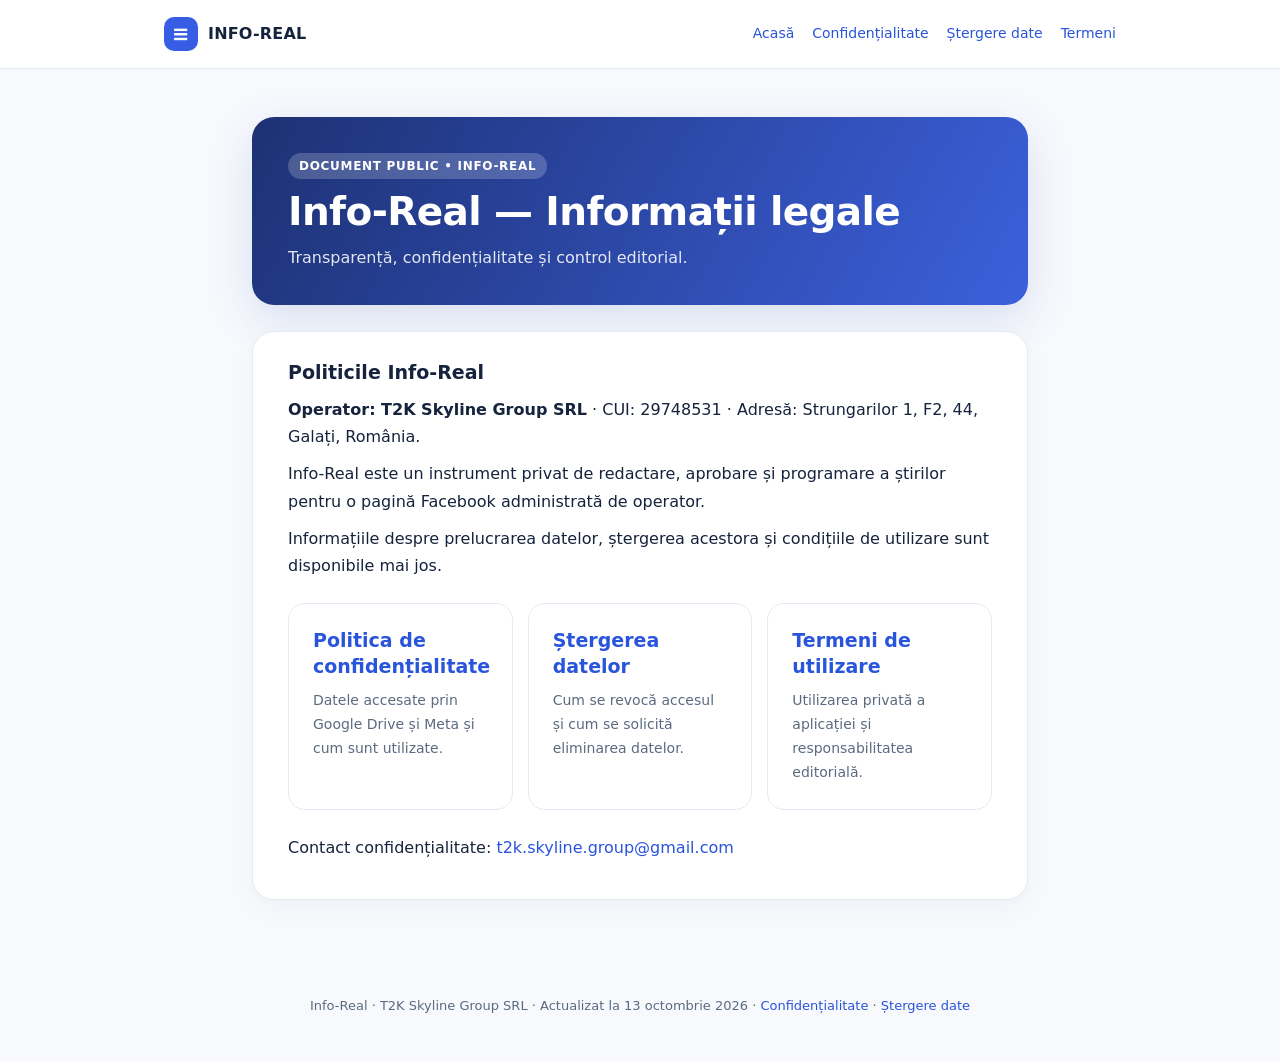
<file: index.html>
<!doctype html><html lang="ro"><head><meta charset="utf-8"><meta name="viewport" content="width=device-width,initial-scale=1"><meta name="description" content="Documente legale Info-Real"><title>Info-Real — Informații legale | Info-Real</title><link rel="stylesheet" href="style.css"></head><body><header><div class="head"><a class="logo" href="index.html"><span class="mark">≡</span>INFO-REAL</a><nav aria-label="Navigare"><a href="index.html">Acasă</a><a href="privacy.html">Confidențialitate</a><a href="data-deletion.html">Ștergere date</a><a href="terms.html">Termeni</a></nav></div></header><main><section class="hero"><span class="tag">Document public • Info-Real</span><h1>Info-Real — Informații legale</h1><p>Transparență, confidențialitate și control editorial.</p></section><article class="content"><h2>Politicile Info-Real</h2><p><strong>Operator: T2K Skyline Group SRL</strong> · CUI: 29748531 · Adresă: Strungarilor 1, F2, 44, Galați, România.</p><p>Info-Real este un instrument privat de redactare, aprobare și programare a știrilor pentru o pagină Facebook administrată de operator.</p><p>Informațiile despre prelucrarea datelor, ștergerea acestora și condițiile de utilizare sunt disponibile mai jos.</p><div class="cards"><a class="card" href="privacy.html"><h2>Politica de confidențialitate</h2><p>Datele accesate prin Google Drive și Meta și cum sunt utilizate.</p></a><a class="card" href="data-deletion.html"><h2>Ștergerea datelor</h2><p>Cum se revocă accesul și cum se solicită eliminarea datelor.</p></a><a class="card" href="terms.html"><h2>Termeni de utilizare</h2><p>Utilizarea privată a aplicației și responsabilitatea editorială.</p></a></div><p>Contact confidențialitate: <a href="mailto:t2k.skyline.group@gmail.com">t2k.skyline.group@gmail.com</a></p></article></main><footer class="foot">Info-Real · T2K Skyline Group SRL · Actualizat la 13 octombrie 2026 · <a href="privacy.html">Confidențialitate</a> · <a href="data-deletion.html">Ștergere date</a></footer></body></html>
</file>
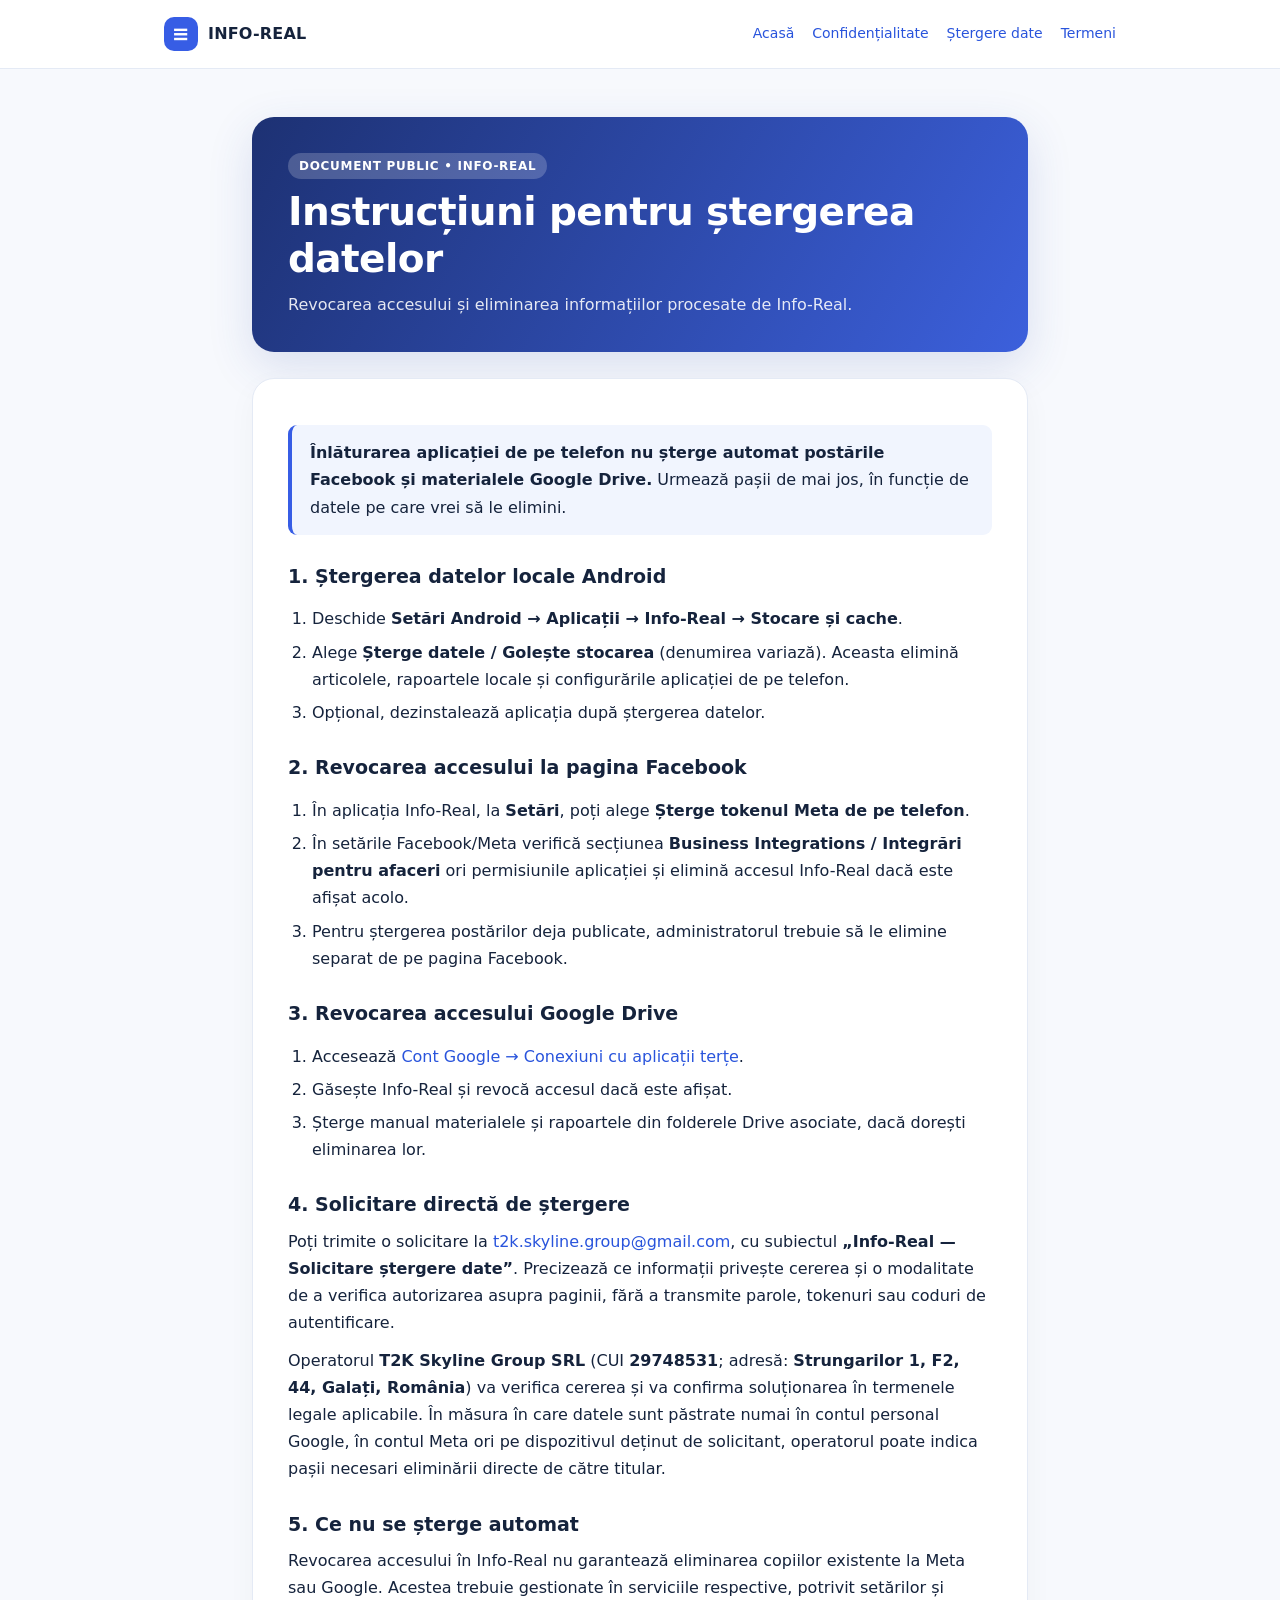
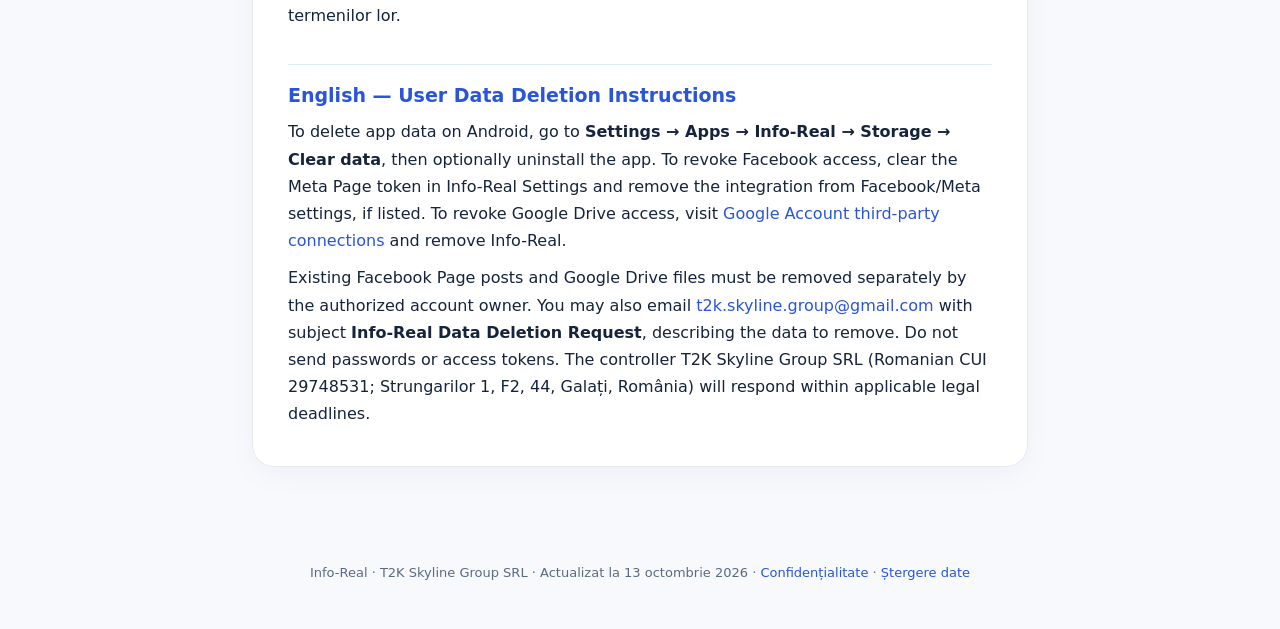
<file: data-deletion.html>
<!doctype html><html lang="ro"><head><meta charset="utf-8"><meta name="viewport" content="width=device-width,initial-scale=1"><meta name="description" content="Info-Real instrucțiuni ștergere date aplicație Facebook Google Drive"><title>Instrucțiuni pentru ștergerea datelor | Info-Real</title><link rel="stylesheet" href="style.css"></head><body><header><div class="head"><a class="logo" href="index.html"><span class="mark">≡</span>INFO-REAL</a><nav aria-label="Navigare"><a href="index.html">Acasă</a><a href="privacy.html">Confidențialitate</a><a href="data-deletion.html">Ștergere date</a><a href="terms.html">Termeni</a></nav></div></header><main><section class="hero"><span class="tag">Document public • Info-Real</span><h1>Instrucțiuni pentru ștergerea datelor</h1><p>Revocarea accesului și eliminarea informațiilor procesate de Info-Real.</p></section><article class="content"><div class="notice"><strong>Înlăturarea aplicației de pe telefon nu șterge automat postările Facebook și materialele Google Drive.</strong> Urmează pașii de mai jos, în funcție de datele pe care vrei să le elimini.</div><h2>1. Ștergerea datelor locale Android</h2><ol><li>Deschide <strong>Setări Android → Aplicații → Info-Real → Stocare și cache</strong>.</li><li>Alege <strong>Șterge datele / Golește stocarea</strong> (denumirea variază). Aceasta elimină articolele, rapoartele locale și configurările aplicației de pe telefon.</li><li>Opțional, dezinstalează aplicația după ștergerea datelor.</li></ol><h2>2. Revocarea accesului la pagina Facebook</h2><ol><li>În aplicația Info-Real, la <strong>Setări</strong>, poți alege <strong>Șterge tokenul Meta de pe telefon</strong>.</li><li>În setările Facebook/Meta verifică secțiunea <strong>Business Integrations / Integrări pentru afaceri</strong> ori permisiunile aplicației și elimină accesul Info-Real dacă este afișat acolo.</li><li>Pentru ștergerea postărilor deja publicate, administratorul trebuie să le elimine separat de pe pagina Facebook.</li></ol><h2>3. Revocarea accesului Google Drive</h2><ol><li>Accesează <a href="https://myaccount.google.com/connections">Cont Google → Conexiuni cu aplicații terțe</a>.</li><li>Găsește Info-Real și revocă accesul dacă este afișat.</li><li>Șterge manual materialele și rapoartele din folderele Drive asociate, dacă dorești eliminarea lor.</li></ol><h2>4. Solicitare directă de ștergere</h2><p>Poți trimite o solicitare la <a href="mailto:t2k.skyline.group@gmail.com?subject=Info-Real%20-%20Solicitare%20stergere%20date">t2k.skyline.group@gmail.com</a>, cu subiectul <strong>„Info-Real — Solicitare ștergere date”</strong>. Precizează ce informații privește cererea și o modalitate de a verifica autorizarea asupra paginii, fără a transmite parole, tokenuri sau coduri de autentificare.</p><p>Operatorul <strong>T2K Skyline Group SRL</strong> (CUI <strong>29748531</strong>; adresă: <strong>Strungarilor 1, F2, 44, Galați, România</strong>) va verifica cererea și va confirma soluționarea în termenele legale aplicabile. În măsura în care datele sunt păstrate numai în contul personal Google, în contul Meta ori pe dispozitivul deținut de solicitant, operatorul poate indica pașii necesari eliminării directe de către titular.</p><h2>5. Ce nu se șterge automat</h2><p>Revocarea accesului în Info-Real nu garantează eliminarea copiilor existente la Meta sau Google. Acestea trebuie gestionate în serviciile respective, potrivit setărilor și termenilor lor.</p><section lang="en" class="languages"><h2>English — User Data Deletion Instructions</h2><p>To delete app data on Android, go to <strong>Settings → Apps → Info-Real → Storage → Clear data</strong>, then optionally uninstall the app. To revoke Facebook access, clear the Meta Page token in Info-Real Settings and remove the integration from Facebook/Meta settings, if listed. To revoke Google Drive access, visit <a href="https://myaccount.google.com/connections">Google Account third-party connections</a> and remove Info-Real.</p><p>Existing Facebook Page posts and Google Drive files must be removed separately by the authorized account owner. You may also email <a href="mailto:t2k.skyline.group@gmail.com">t2k.skyline.group@gmail.com</a> with subject <strong>Info-Real Data Deletion Request</strong>, describing the data to remove. Do not send passwords or access tokens. The controller T2K Skyline Group SRL (Romanian CUI 29748531; Strungarilor 1, F2, 44, Galați, România) will respond within applicable legal deadlines.</p></section></article></main><footer class="foot">Info-Real · T2K Skyline Group SRL · Actualizat la 13 octombrie 2026 · <a href="privacy.html">Confidențialitate</a> · <a href="data-deletion.html">Ștergere date</a></footer></body></html>
</file>
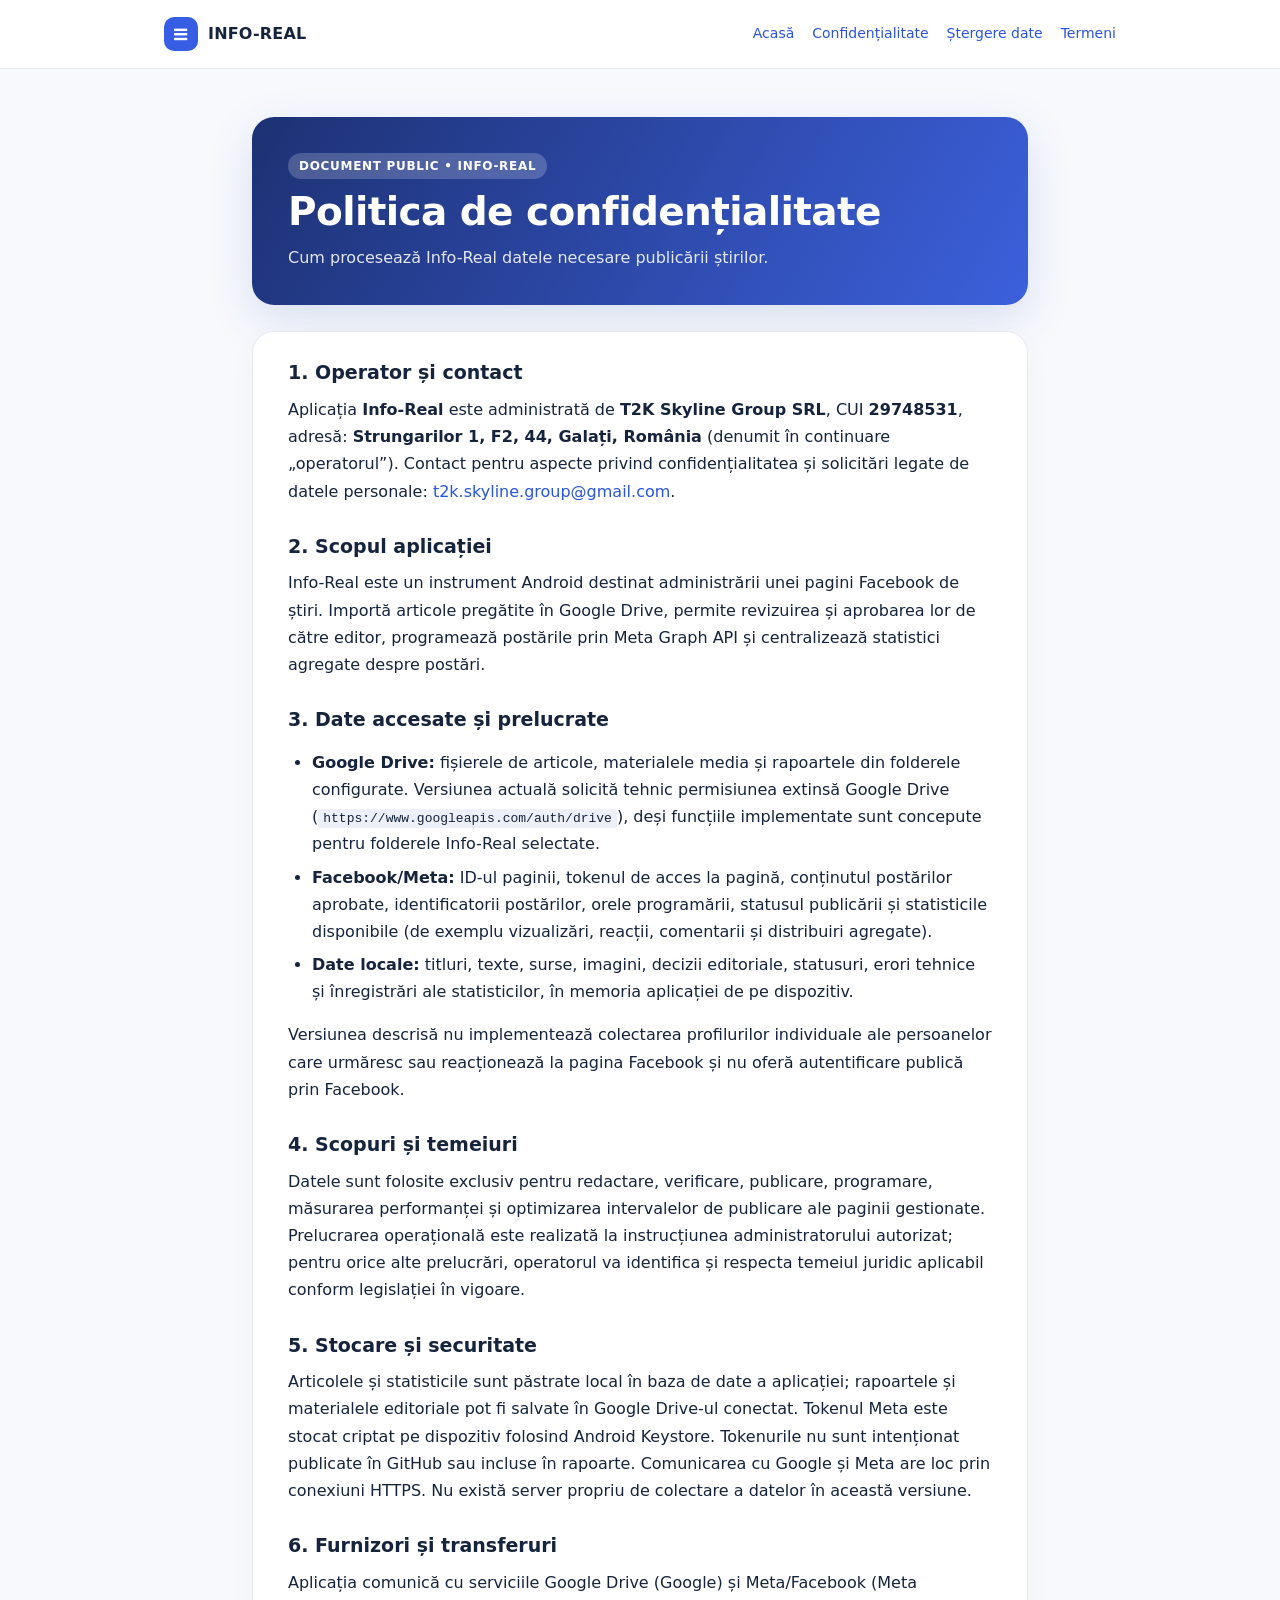
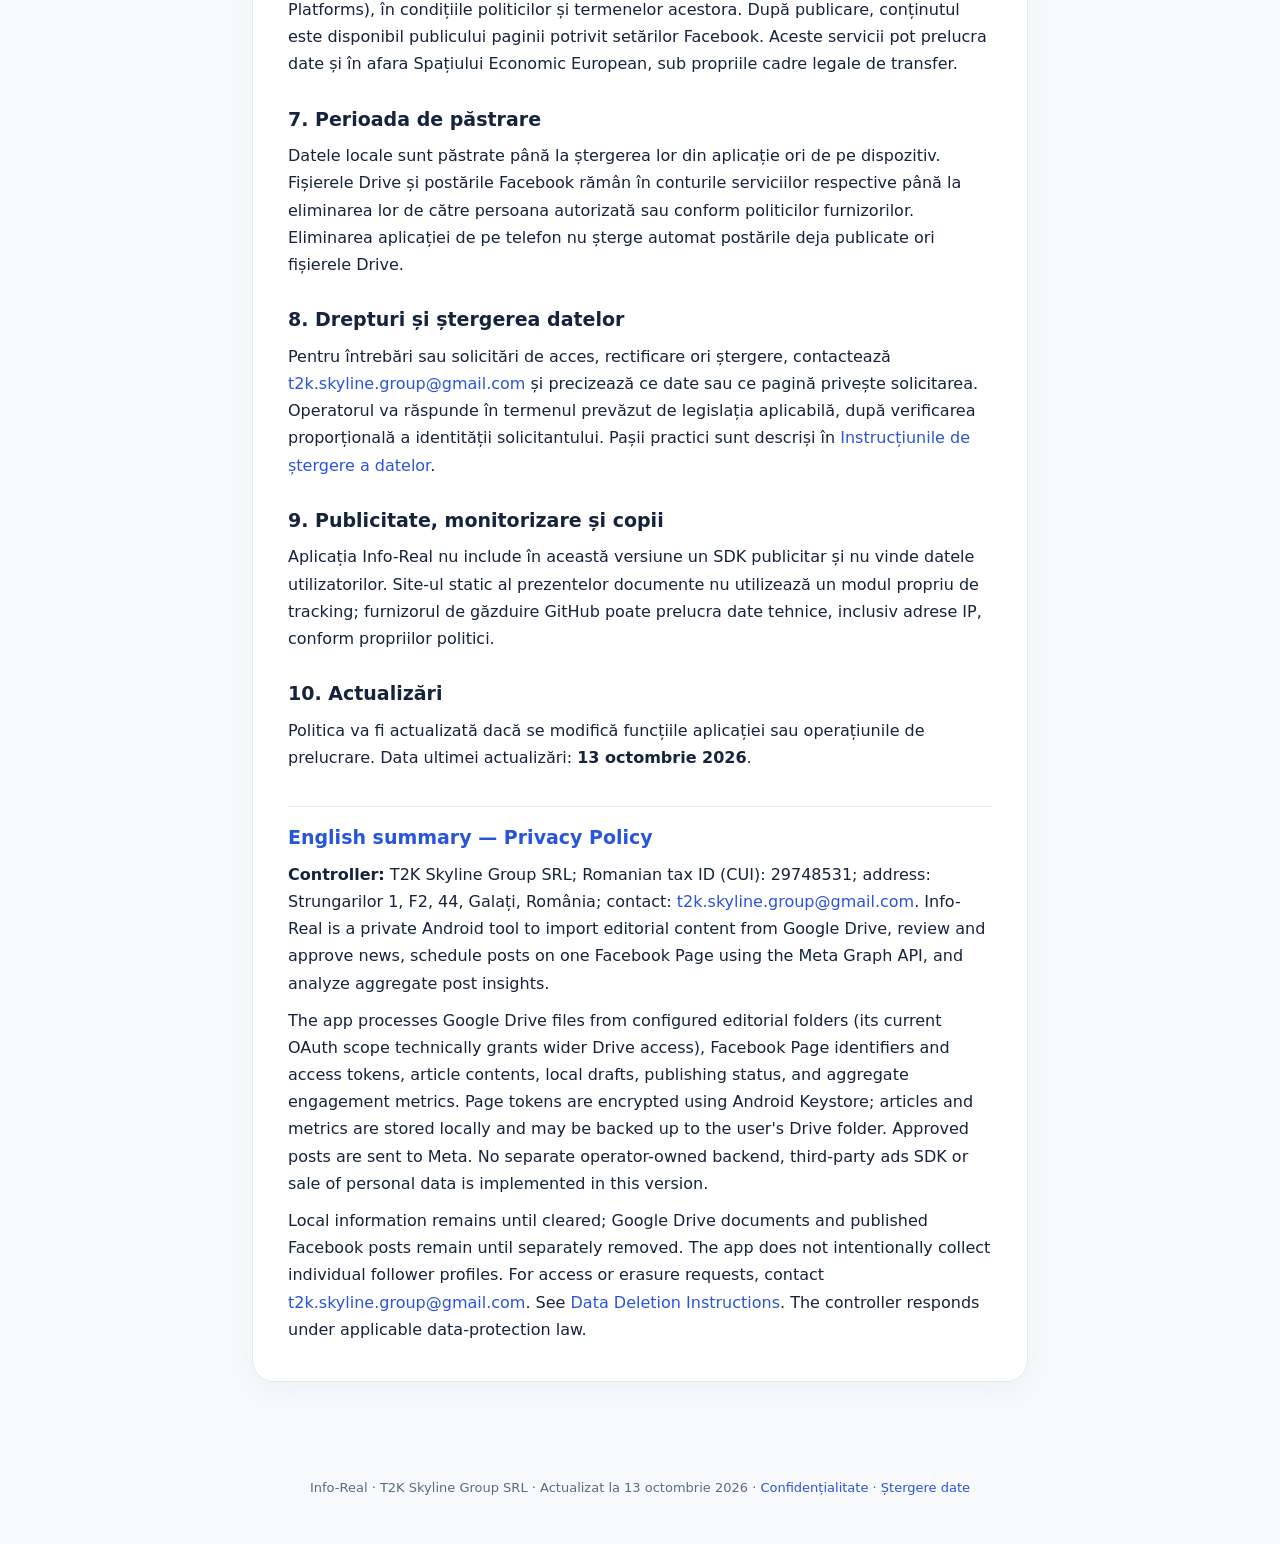
<file: privacy.html>
<!doctype html><html lang="ro"><head><meta charset="utf-8"><meta name="viewport" content="width=device-width,initial-scale=1"><meta name="description" content="Politica de confidențialitate Info-Real: Google Drive, Meta, Android"><title>Politica de confidențialitate | Info-Real</title><link rel="stylesheet" href="style.css"></head><body><header><div class="head"><a class="logo" href="index.html"><span class="mark">≡</span>INFO-REAL</a><nav aria-label="Navigare"><a href="index.html">Acasă</a><a href="privacy.html">Confidențialitate</a><a href="data-deletion.html">Ștergere date</a><a href="terms.html">Termeni</a></nav></div></header><main><section class="hero"><span class="tag">Document public • Info-Real</span><h1>Politica de confidențialitate</h1><p>Cum procesează Info-Real datele necesare publicării știrilor.</p></section><article class="content"><h2>1. Operator și contact</h2><p>Aplicația <strong>Info-Real</strong> este administrată de <strong>T2K Skyline Group SRL</strong>, CUI <strong>29748531</strong>, adresă: <strong>Strungarilor 1, F2, 44, Galați, România</strong> (denumit în continuare „operatorul”). Contact pentru aspecte privind confidențialitatea și solicitări legate de datele personale: <a href="mailto:t2k.skyline.group@gmail.com">t2k.skyline.group@gmail.com</a>.</p><h2>2. Scopul aplicației</h2><p>Info-Real este un instrument Android destinat administrării unei pagini Facebook de știri. Importă articole pregătite în Google Drive, permite revizuirea și aprobarea lor de către editor, programează postările prin Meta Graph API și centralizează statistici agregate despre postări.</p><h2>3. Date accesate și prelucrate</h2><ul><li><strong>Google Drive:</strong> fișierele de articole, materialele media și rapoartele din folderele configurate. Versiunea actuală solicită tehnic permisiunea extinsă Google Drive (<code>https://www.googleapis.com/auth/drive</code>), deși funcțiile implementate sunt concepute pentru folderele Info-Real selectate.</li><li><strong>Facebook/Meta:</strong> ID-ul paginii, tokenul de acces la pagină, conținutul postărilor aprobate, identificatorii postărilor, orele programării, statusul publicării și statisticile disponibile (de exemplu vizualizări, reacții, comentarii și distribuiri agregate).</li><li><strong>Date locale:</strong> titluri, texte, surse, imagini, decizii editoriale, statusuri, erori tehnice și înregistrări ale statisticilor, în memoria aplicației de pe dispozitiv.</li></ul><p>Versiunea descrisă nu implementează colectarea profilurilor individuale ale persoanelor care urmăresc sau reacționează la pagina Facebook și nu oferă autentificare publică prin Facebook.</p><h2>4. Scopuri și temeiuri</h2><p>Datele sunt folosite exclusiv pentru redactare, verificare, publicare, programare, măsurarea performanței și optimizarea intervalelor de publicare ale paginii gestionate. Prelucrarea operațională este realizată la instrucțiunea administratorului autorizat; pentru orice alte prelucrări, operatorul va identifica și respecta temeiul juridic aplicabil conform legislației în vigoare.</p><h2>5. Stocare și securitate</h2><p>Articolele și statisticile sunt păstrate local în baza de date a aplicației; rapoartele și materialele editoriale pot fi salvate în Google Drive-ul conectat. Tokenul Meta este stocat criptat pe dispozitiv folosind Android Keystore. Tokenurile nu sunt intenționat publicate în GitHub sau incluse în rapoarte. Comunicarea cu Google și Meta are loc prin conexiuni HTTPS. Nu există server propriu de colectare a datelor în această versiune.</p><h2>6. Furnizori și transferuri</h2><p>Aplicația comunică cu serviciile Google Drive (Google) și Meta/Facebook (Meta Platforms), în condițiile politicilor și termenelor acestora. După publicare, conținutul este disponibil publicului paginii potrivit setărilor Facebook. Aceste servicii pot prelucra date și în afara Spațiului Economic European, sub propriile cadre legale de transfer.</p><h2>7. Perioada de păstrare</h2><p>Datele locale sunt păstrate până la ștergerea lor din aplicație ori de pe dispozitiv. Fișierele Drive și postările Facebook rămân în conturile serviciilor respective până la eliminarea lor de către persoana autorizată sau conform politicilor furnizorilor. Eliminarea aplicației de pe telefon nu șterge automat postările deja publicate ori fișierele Drive.</p><h2>8. Drepturi și ștergerea datelor</h2><p>Pentru întrebări sau solicitări de acces, rectificare ori ștergere, contactează <a href="mailto:t2k.skyline.group@gmail.com">t2k.skyline.group@gmail.com</a> și precizează ce date sau ce pagină privește solicitarea. Operatorul va răspunde în termenul prevăzut de legislația aplicabilă, după verificarea proporțională a identității solicitantului. Pașii practici sunt descriși în <a href="data-deletion.html">Instrucțiunile de ștergere a datelor</a>.</p><h2>9. Publicitate, monitorizare și copii</h2><p>Aplicația Info-Real nu include în această versiune un SDK publicitar și nu vinde datele utilizatorilor. Site-ul static al prezentelor documente nu utilizează un modul propriu de tracking; furnizorul de găzduire GitHub poate prelucra date tehnice, inclusiv adrese IP, conform propriilor politici.</p><h2>10. Actualizări</h2><p>Politica va fi actualizată dacă se modifică funcțiile aplicației sau operațiunile de prelucrare. Data ultimei actualizări: <strong>13 octombrie 2026</strong>.</p><section lang="en" class="languages"><h2>English summary — Privacy Policy</h2><p><strong>Controller:</strong> T2K Skyline Group SRL; Romanian tax ID (CUI): 29748531; address: Strungarilor 1, F2, 44, Galați, România; contact: <a href="mailto:t2k.skyline.group@gmail.com">t2k.skyline.group@gmail.com</a>. Info-Real is a private Android tool to import editorial content from Google Drive, review and approve news, schedule posts on one Facebook Page using the Meta Graph API, and analyze aggregate post insights.</p><p>The app processes Google Drive files from configured editorial folders (its current OAuth scope technically grants wider Drive access), Facebook Page identifiers and access tokens, article contents, local drafts, publishing status, and aggregate engagement metrics. Page tokens are encrypted using Android Keystore; articles and metrics are stored locally and may be backed up to the user's Drive folder. Approved posts are sent to Meta. No separate operator-owned backend, third-party ads SDK or sale of personal data is implemented in this version.</p><p>Local information remains until cleared; Google Drive documents and published Facebook posts remain until separately removed. The app does not intentionally collect individual follower profiles. For access or erasure requests, contact <a href="mailto:t2k.skyline.group@gmail.com">t2k.skyline.group@gmail.com</a>. See <a href="data-deletion.html">Data Deletion Instructions</a>. The controller responds under applicable data-protection law.</p></section></article></main><footer class="foot">Info-Real · T2K Skyline Group SRL · Actualizat la 13 octombrie 2026 · <a href="privacy.html">Confidențialitate</a> · <a href="data-deletion.html">Ștergere date</a></footer></body></html>
</file>
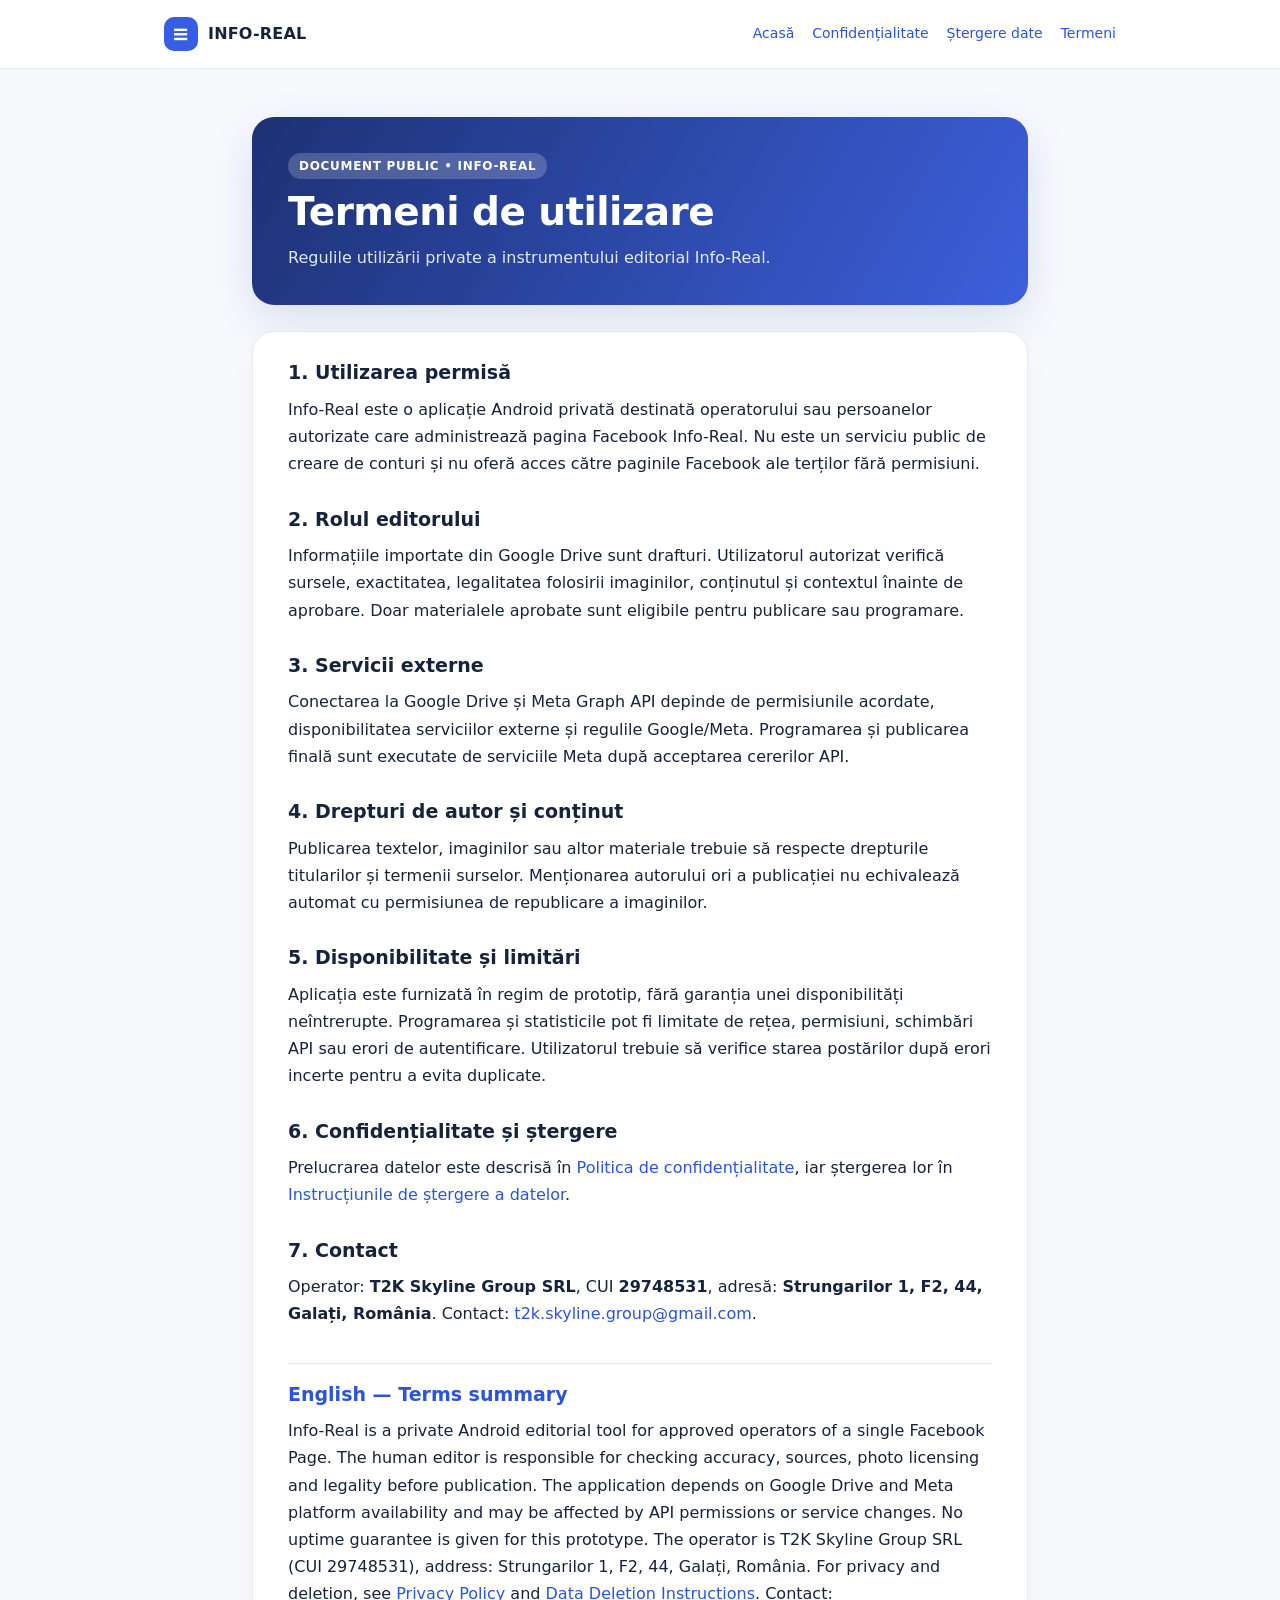
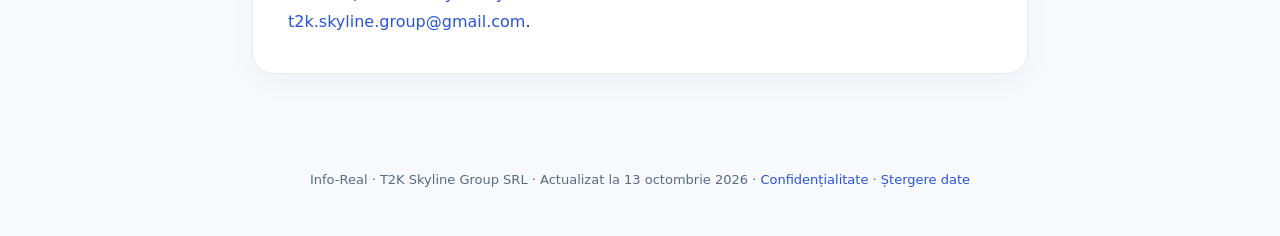
<file: terms.html>
<!doctype html><html lang="ro"><head><meta charset="utf-8"><meta name="viewport" content="width=device-width,initial-scale=1"><meta name="description" content="Info-Real termeni de utilizare și condiții"><title>Termeni de utilizare | Info-Real</title><link rel="stylesheet" href="style.css"></head><body><header><div class="head"><a class="logo" href="index.html"><span class="mark">≡</span>INFO-REAL</a><nav aria-label="Navigare"><a href="index.html">Acasă</a><a href="privacy.html">Confidențialitate</a><a href="data-deletion.html">Ștergere date</a><a href="terms.html">Termeni</a></nav></div></header><main><section class="hero"><span class="tag">Document public • Info-Real</span><h1>Termeni de utilizare</h1><p>Regulile utilizării private a instrumentului editorial Info-Real.</p></section><article class="content"><h2>1. Utilizarea permisă</h2><p>Info-Real este o aplicație Android privată destinată operatorului sau persoanelor autorizate care administrează pagina Facebook Info-Real. Nu este un serviciu public de creare de conturi și nu oferă acces către paginile Facebook ale terților fără permisiuni.</p><h2>2. Rolul editorului</h2><p>Informațiile importate din Google Drive sunt drafturi. Utilizatorul autorizat verifică sursele, exactitatea, legalitatea folosirii imaginilor, conținutul și contextul înainte de aprobare. Doar materialele aprobate sunt eligibile pentru publicare sau programare.</p><h2>3. Servicii externe</h2><p>Conectarea la Google Drive și Meta Graph API depinde de permisiunile acordate, disponibilitatea serviciilor externe și regulile Google/Meta. Programarea și publicarea finală sunt executate de serviciile Meta după acceptarea cererilor API.</p><h2>4. Drepturi de autor și conținut</h2><p>Publicarea textelor, imaginilor sau altor materiale trebuie să respecte drepturile titularilor și termenii surselor. Menționarea autorului ori a publicației nu echivalează automat cu permisiunea de republicare a imaginilor.</p><h2>5. Disponibilitate și limitări</h2><p>Aplicația este furnizată în regim de prototip, fără garanția unei disponibilități neîntrerupte. Programarea și statisticile pot fi limitate de rețea, permisiuni, schimbări API sau erori de autentificare. Utilizatorul trebuie să verifice starea postărilor după erori incerte pentru a evita duplicate.</p><h2>6. Confidențialitate și ștergere</h2><p>Prelucrarea datelor este descrisă în <a href="privacy.html">Politica de confidențialitate</a>, iar ștergerea lor în <a href="data-deletion.html">Instrucțiunile de ștergere a datelor</a>.</p><h2>7. Contact</h2><p>Operator: <strong>T2K Skyline Group SRL</strong>, CUI <strong>29748531</strong>, adresă: <strong>Strungarilor 1, F2, 44, Galați, România</strong>. Contact: <a href="mailto:t2k.skyline.group@gmail.com">t2k.skyline.group@gmail.com</a>.</p><section lang="en" class="languages"><h2>English — Terms summary</h2><p>Info-Real is a private Android editorial tool for approved operators of a single Facebook Page. The human editor is responsible for checking accuracy, sources, photo licensing and legality before publication. The application depends on Google Drive and Meta platform availability and may be affected by API permissions or service changes. No uptime guarantee is given for this prototype. The operator is T2K Skyline Group SRL (CUI 29748531), address: Strungarilor 1, F2, 44, Galați, România. For privacy and deletion, see <a href="privacy.html">Privacy Policy</a> and <a href="data-deletion.html">Data Deletion Instructions</a>. Contact: <a href="mailto:t2k.skyline.group@gmail.com">t2k.skyline.group@gmail.com</a>.</p></section></article></main><footer class="foot">Info-Real · T2K Skyline Group SRL · Actualizat la 13 octombrie 2026 · <a href="privacy.html">Confidențialitate</a> · <a href="data-deletion.html">Ștergere date</a></footer></body></html>
</file>
<file: style.css>
:root{color-scheme:light;--navy:#15233c;--blue:#375de5;--soft:#f1f5fe;--muted:#5a6b81;--line:#e4eaf5}*{box-sizing:border-box}body{margin:0;color:var(--navy);font:16px/1.7 system-ui,-apple-system,Segoe UI,Roboto,Arial,sans-serif;background:#f7f9fd}a{color:#2954dc;text-decoration:none}a:hover{text-decoration:underline}header{background:#fff;border-bottom:1px solid var(--line);position:sticky;top:0;z-index:2}.head{max-width:1000px;margin:auto;padding:17px 24px;display:flex;align-items:center;justify-content:space-between;gap:20px}.logo{display:flex;align-items:center;gap:10px;font-weight:850;letter-spacing:.2px;color:var(--navy)}.mark{display:inline-grid;place-items:center;width:34px;height:34px;border-radius:10px;background:var(--blue);color:white;font-size:21px}nav{display:flex;gap:18px;flex-wrap:wrap;font-size:14px}main{max-width:820px;margin:48px auto 70px;padding:0 22px}.hero{background:linear-gradient(120deg,#1d3173,#3c60dc);border-radius:22px;color:#fff;padding:34px 36px;box-shadow:0 14px 45px rgba(45,75,160,.15)}h1{font-size:clamp(27px,5vw,39px);line-height:1.2;letter-spacing:-.6px;margin:10px 0 8px}.hero p{margin:0;opacity:.88}.tag{display:inline-flex;background:#fff3;padding:3px 11px;border-radius:18px;font-size:12px;font-weight:700;letter-spacing:.7px;text-transform:uppercase}.content{margin-top:26px;background:#fff;border-radius:22px;border:1px solid var(--line);padding:28px 35px;box-shadow:0 9px 30px rgba(22,35,61,.035)}h2{font-size:19px;line-height:1.35;margin:29px 0 8px}h2:first-child{margin-top:0}p{margin:10px 0}ul,ol{padding-left:24px}li{margin:6px 0}strong{font-weight:720}.muted,small{color:var(--muted)}.notice{padding:14px 18px;border-left:4px solid var(--blue);background:var(--soft);border-radius:9px;margin:18px 0}.cards{display:grid;grid-template-columns:repeat(auto-fit,minmax(215px,1fr));gap:15px;margin:24px 0}.card{background:white;border:1px solid var(--line);border-radius:17px;padding:24px;display:block}.card h2{margin:0 0 10px}.card p{margin:0;color:var(--muted);font-size:14px}.foot{max-width:820px;margin:0 auto;padding:25px 22px 45px;font-size:13px;color:var(--muted);text-align:center}.languages{margin-top:35px;padding-top:18px;border-top:1px solid var(--line)}.languages h2{color:#2954dc}code{font-size:13px;background:#edf0f8;padding:2px 5px;border-radius:3px;overflow-wrap:anywhere}@media(max-width:620px){.head{align-items:flex-start;flex-direction:column;padding:15px}.hero{padding:27px 23px}.content{padding:24px 20px}main{margin:26px auto 40px}nav{gap:12px;font-size:13px}}
</file>
